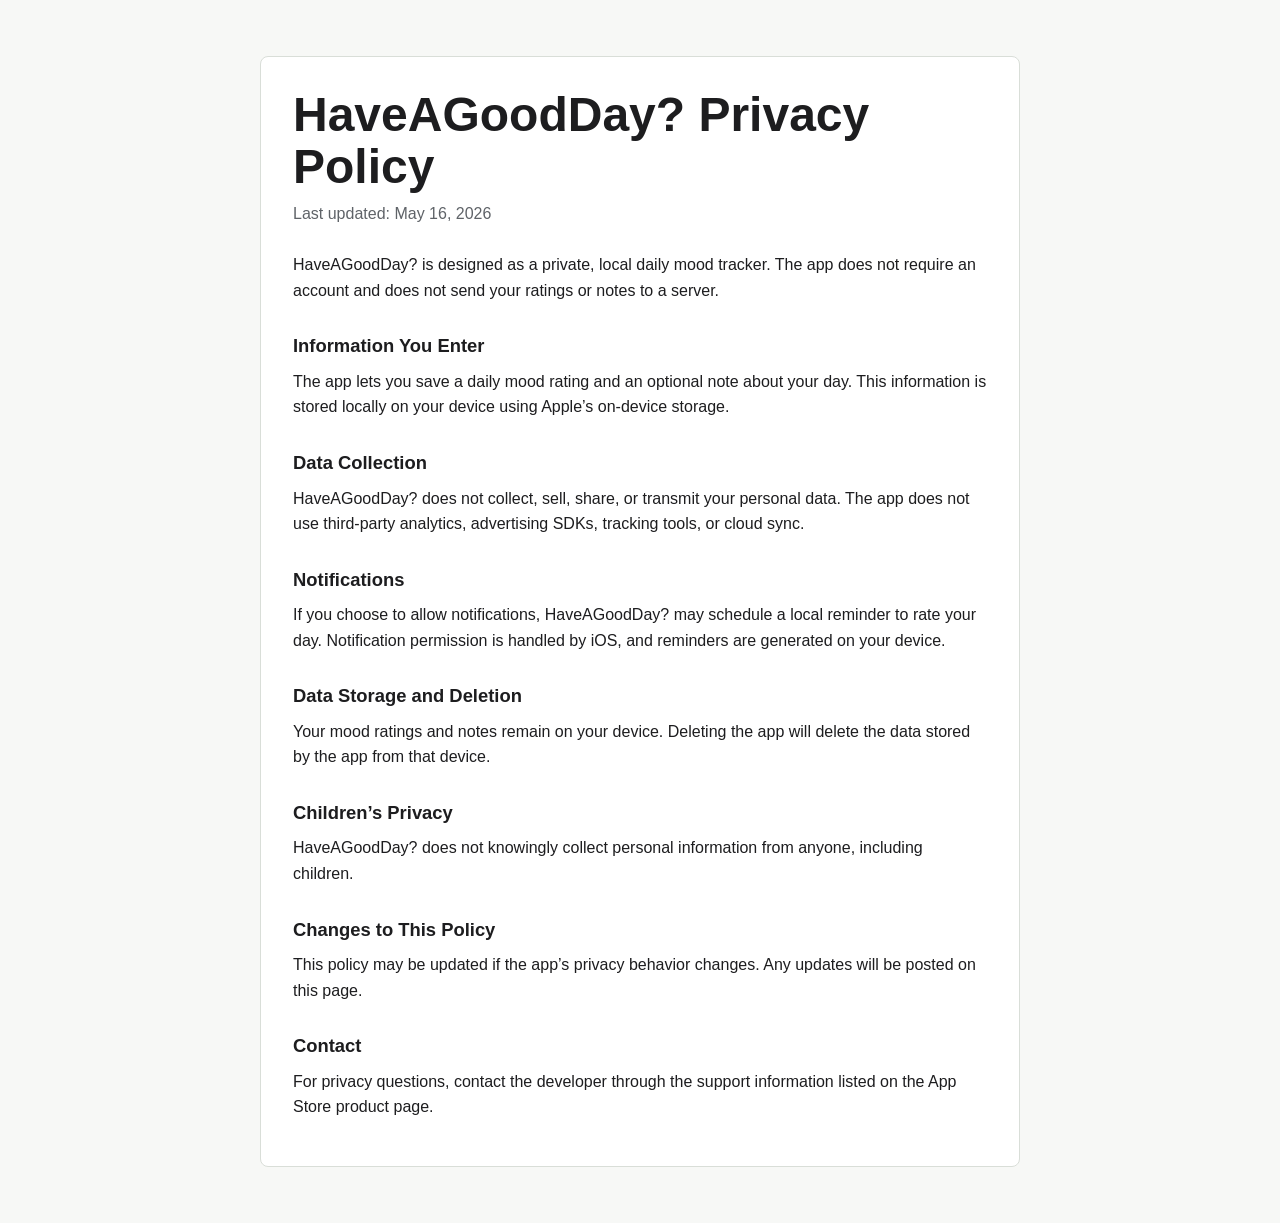
<file: privacy-policy.html>
<!doctype html>
<html lang="en">
<head>
  <meta charset="utf-8">
  <meta name="viewport" content="width=device-width, initial-scale=1">
  <title>HaveAGoodDay? Privacy Policy</title>
  <style>
    :root {
      color-scheme: light dark;
      --accent: #2fad5b;
      --text: #1d1d1f;
      --muted: #5f6368;
      --background: #f7f8f6;
      --surface: #ffffff;
      --border: #d9ded8;
    }

    @media (prefers-color-scheme: dark) {
      :root {
        --text: #f5f5f7;
        --muted: #b7b9bd;
        --background: #101110;
        --surface: #181a18;
        --border: #303530;
      }
    }

    * {
      box-sizing: border-box;
    }

    body {
      margin: 0;
      font-family: -apple-system, BlinkMacSystemFont, "Segoe UI", sans-serif;
      line-height: 1.6;
      color: var(--text);
      background: var(--background);
    }

    main {
      width: min(760px, calc(100% - 32px));
      margin: 0 auto;
      padding: 56px 0;
    }

    article {
      padding: 32px;
      background: var(--surface);
      border: 1px solid var(--border);
      border-radius: 8px;
    }

    h1 {
      margin: 0 0 8px;
      font-size: clamp(2rem, 6vw, 3rem);
      line-height: 1.08;
      letter-spacing: 0;
    }

    h2 {
      margin: 28px 0 8px;
      font-size: 1.15rem;
      letter-spacing: 0;
    }

    p {
      margin: 0 0 14px;
    }

    ul {
      margin: 0 0 14px;
      padding-left: 22px;
    }

    .updated {
      margin-bottom: 26px;
      color: var(--muted);
    }

    a {
      color: var(--accent);
    }
  </style>
</head>
<body>
  <main>
    <article>
      <h1>HaveAGoodDay? Privacy Policy</h1>
      <p class="updated">Last updated: May 16, 2026</p>

      <p>HaveAGoodDay? is designed as a private, local daily mood tracker. The app does not require an account and does not send your ratings or notes to a server.</p>

      <h2>Information You Enter</h2>
      <p>The app lets you save a daily mood rating and an optional note about your day. This information is stored locally on your device using Apple’s on-device storage.</p>

      <h2>Data Collection</h2>
      <p>HaveAGoodDay? does not collect, sell, share, or transmit your personal data. The app does not use third-party analytics, advertising SDKs, tracking tools, or cloud sync.</p>

      <h2>Notifications</h2>
      <p>If you choose to allow notifications, HaveAGoodDay? may schedule a local reminder to rate your day. Notification permission is handled by iOS, and reminders are generated on your device.</p>

      <h2>Data Storage and Deletion</h2>
      <p>Your mood ratings and notes remain on your device. Deleting the app will delete the data stored by the app from that device.</p>

      <h2>Children’s Privacy</h2>
      <p>HaveAGoodDay? does not knowingly collect personal information from anyone, including children.</p>

      <h2>Changes to This Policy</h2>
      <p>This policy may be updated if the app’s privacy behavior changes. Any updates will be posted on this page.</p>

      <h2>Contact</h2>
      <p>For privacy questions, contact the developer through the support information listed on the App Store product page.</p>
    </article>
  </main>
</body>
</html>
</file>
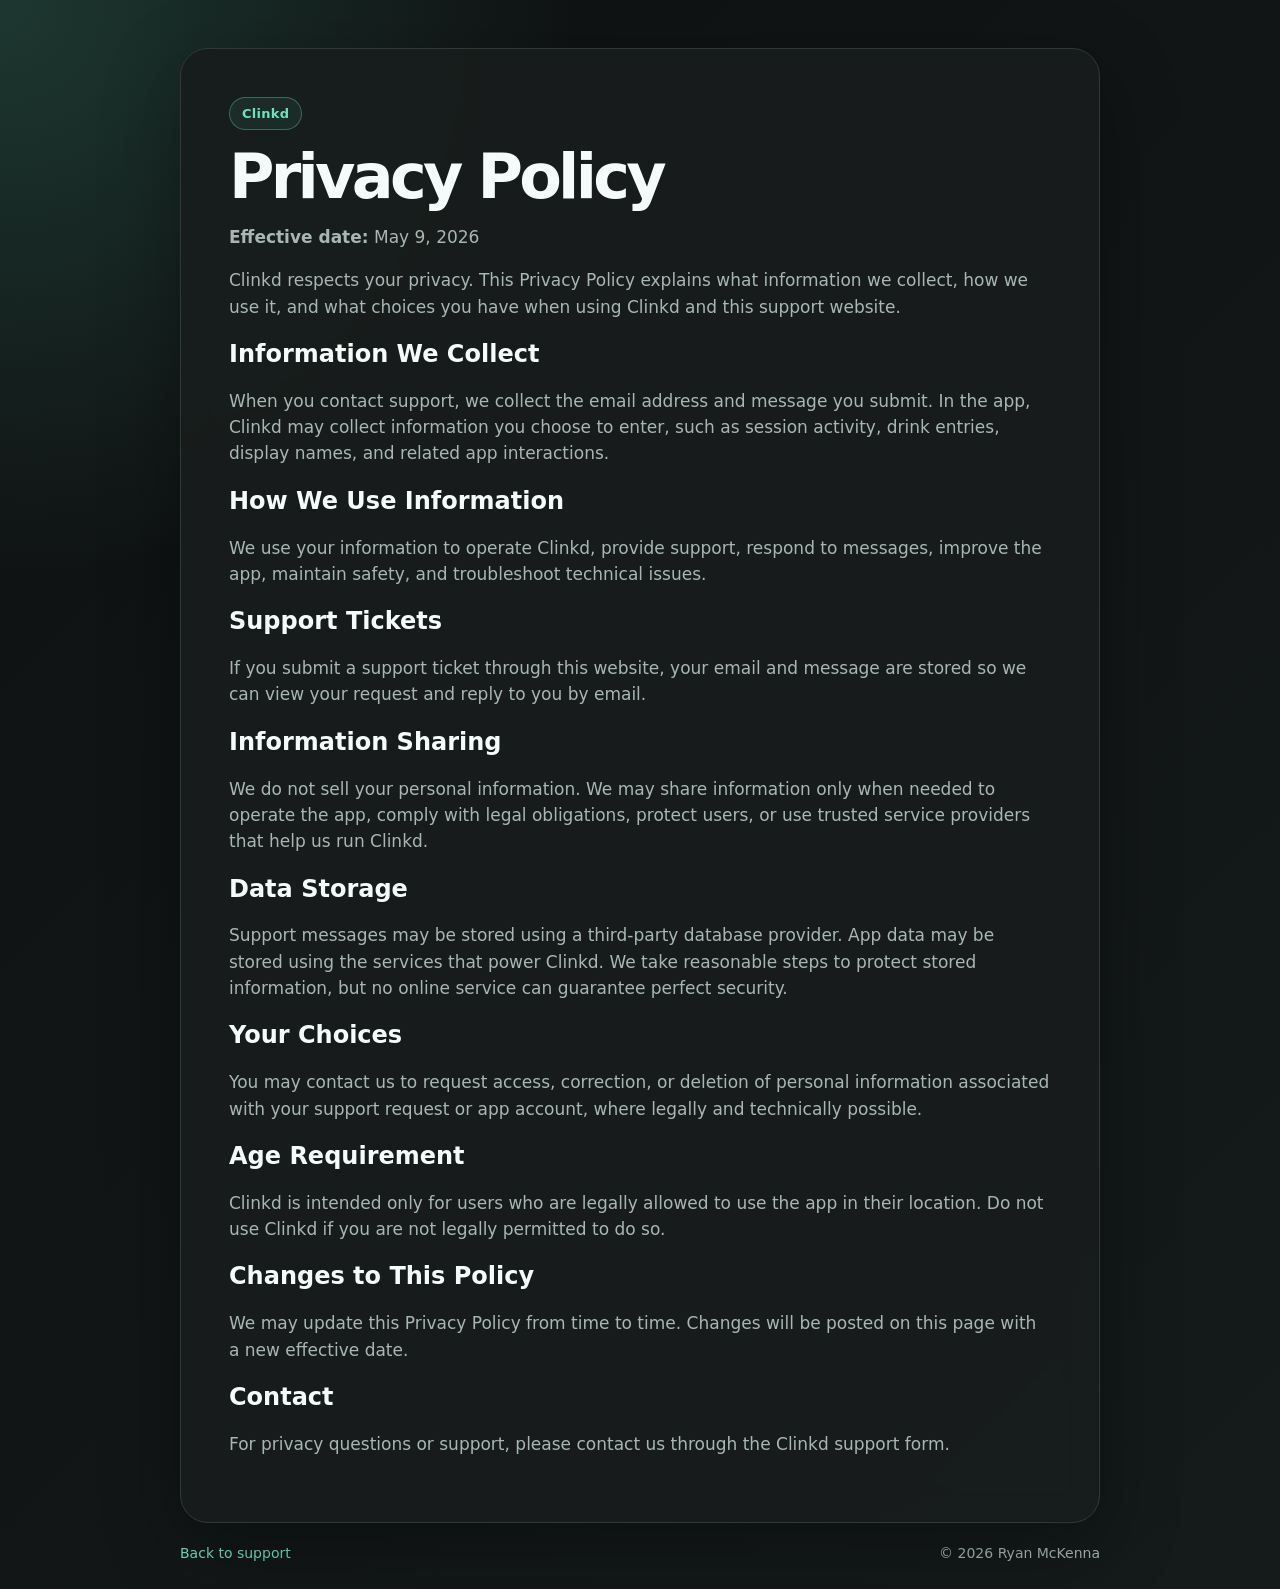
<file: privacy.html>
<!doctype html>
<html lang="en">
<head>
  <meta charset="utf-8">
  <meta name="viewport" content="width=device-width, initial-scale=1">
  <title>Clinkd Privacy Policy</title>
  <meta name="description" content="Privacy Policy for Clinkd.">
  <link rel="stylesheet" href="styles.css">
</head>
<body>
  <main class="page">
    <section class="card">
      <div class="badge">Clinkd</div>
      <h1>Privacy Policy</h1>
      <p><strong>Effective date:</strong> May 9, 2026</p>

      <p>
        Clinkd respects your privacy. This Privacy Policy explains what information we collect,
        how we use it, and what choices you have when using Clinkd and this support website.
      </p>

      <h2>Information We Collect</h2>
      <p>
        When you contact support, we collect the email address and message you submit. In the app,
        Clinkd may collect information you choose to enter, such as session activity, drink entries,
        display names, and related app interactions.
      </p>

      <h2>How We Use Information</h2>
      <p>
        We use your information to operate Clinkd, provide support, respond to messages,
        improve the app, maintain safety, and troubleshoot technical issues.
      </p>

      <h2>Support Tickets</h2>
      <p>
        If you submit a support ticket through this website, your email and message are stored so
        we can view your request and reply to you by email.
      </p>

      <h2>Information Sharing</h2>
      <p>
        We do not sell your personal information. We may share information only when needed to
        operate the app, comply with legal obligations, protect users, or use trusted service
        providers that help us run Clinkd.
      </p>

      <h2>Data Storage</h2>
      <p>
        Support messages may be stored using a third-party database provider. App data may be
        stored using the services that power Clinkd. We take reasonable steps to protect stored
        information, but no online service can guarantee perfect security.
      </p>

      <h2>Your Choices</h2>
      <p>
        You may contact us to request access, correction, or deletion of personal information
        associated with your support request or app account, where legally and technically possible.
      </p>

      <h2>Age Requirement</h2>
      <p>
        Clinkd is intended only for users who are legally allowed to use the app in their location.
        Do not use Clinkd if you are not legally permitted to do so.
      </p>

      <h2>Changes to This Policy</h2>
      <p>
        We may update this Privacy Policy from time to time. Changes will be posted on this page
        with a new effective date.
      </p>

      <h2>Contact</h2>
      <p>
        For privacy questions or support, please contact us through the Clinkd support form.
      </p>
    </section>

    <footer>
      <a href="index.html">Back to support</a>
      <span>© 2026 Ryan McKenna</span>
    </footer>
  </main>
</body>
</html>
</file>
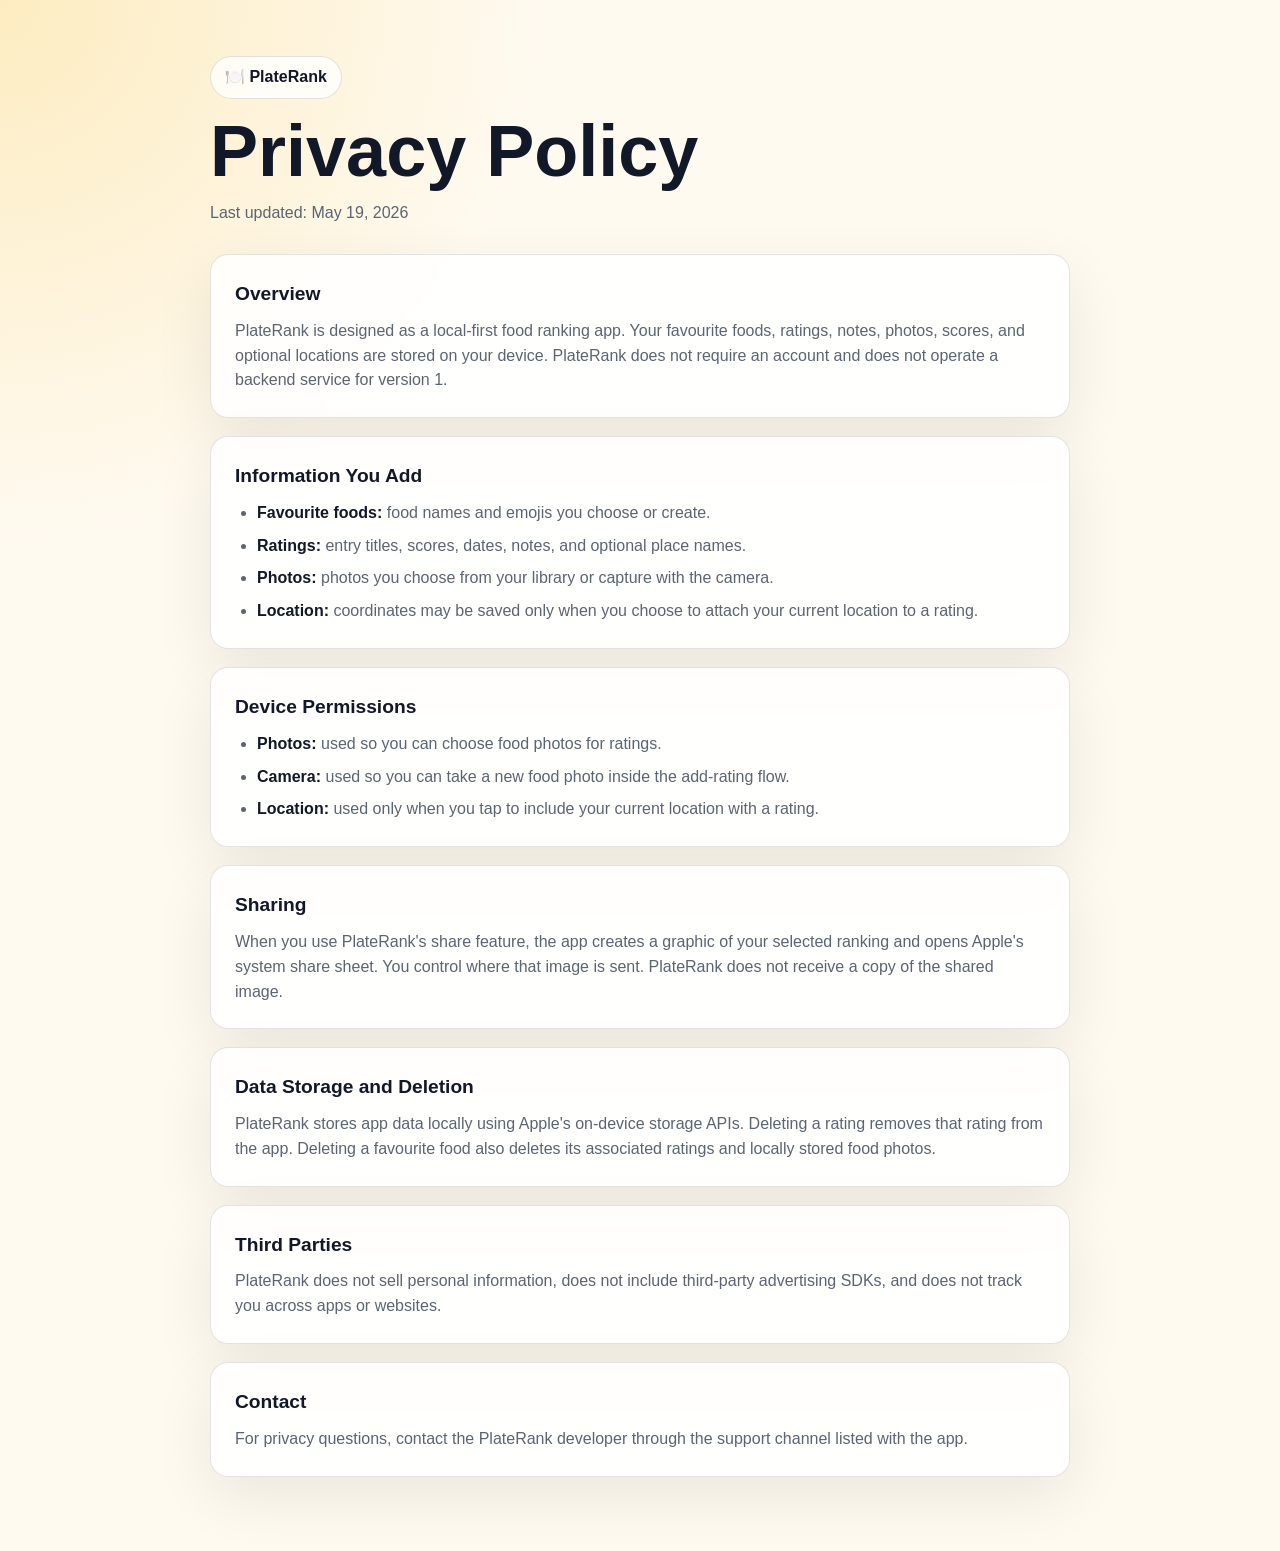
<file: privacyplaterank.html>
<!doctype html>
<html lang="en">
<head>
  <meta charset="utf-8">
  <meta name="viewport" content="width=device-width, initial-scale=1">
  <title>PlateRank Privacy Policy</title>
  <style>
    :root {
      color-scheme: light dark;
      --accent: #f5b400;
      --ink: #111827;
      --muted: #5b6472;
      --paper: #fffaf0;
      --panel: #ffffff;
      --line: rgba(17, 24, 39, 0.12);
    }

    @media (prefers-color-scheme: dark) {
      :root {
        --ink: #f8fafc;
        --muted: #aab3c2;
        --paper: #071224;
        --panel: #101b2d;
        --line: rgba(248, 250, 252, 0.14);
      }
    }

    * {
      box-sizing: border-box;
    }

    body {
      margin: 0;
      font-family: -apple-system, BlinkMacSystemFont, "Segoe UI", sans-serif;
      line-height: 1.55;
      color: var(--ink);
      background:
        radial-gradient(circle at top left, rgba(245, 180, 0, 0.20), transparent 34rem),
        var(--paper);
    }

    main {
      width: min(860px, calc(100% - 32px));
      margin: 0 auto;
      padding: 56px 0;
    }

    header {
      margin-bottom: 28px;
    }

    .brand {
      display: inline-flex;
      align-items: center;
      gap: 10px;
      margin-bottom: 18px;
      padding: 8px 14px;
      border: 1px solid var(--line);
      border-radius: 999px;
      background: color-mix(in srgb, var(--panel) 78%, transparent);
      font-weight: 800;
    }

    h1 {
      margin: 0;
      font-size: clamp(2.2rem, 8vw, 4.5rem);
      line-height: 0.95;
      letter-spacing: 0;
    }

    .updated {
      margin-top: 16px;
      color: var(--muted);
      font-size: 1rem;
    }

    section {
      margin: 18px 0;
      padding: 24px;
      border: 1px solid var(--line);
      border-radius: 18px;
      background: color-mix(in srgb, var(--panel) 86%, transparent);
      box-shadow: 0 20px 60px rgba(0, 0, 0, 0.08);
    }

    h2 {
      margin: 0 0 10px;
      font-size: 1.2rem;
    }

    p, ul {
      margin: 0;
      color: var(--muted);
    }

    ul {
      padding-left: 22px;
    }

    li + li {
      margin-top: 8px;
    }

    strong {
      color: var(--ink);
    }

    a {
      color: var(--accent);
      font-weight: 700;
    }
  </style>
</head>
<body>
  <main>
    <header>
      <div class="brand">🍽️ PlateRank</div>
      <h1>Privacy Policy</h1>
      <p class="updated">Last updated: May 19, 2026</p>
    </header>

    <section>
      <h2>Overview</h2>
      <p>PlateRank is designed as a local-first food ranking app. Your favourite foods, ratings, notes, photos, scores, and optional locations are stored on your device. PlateRank does not require an account and does not operate a backend service for version 1.</p>
    </section>

    <section>
      <h2>Information You Add</h2>
      <ul>
        <li><strong>Favourite foods:</strong> food names and emojis you choose or create.</li>
        <li><strong>Ratings:</strong> entry titles, scores, dates, notes, and optional place names.</li>
        <li><strong>Photos:</strong> photos you choose from your library or capture with the camera.</li>
        <li><strong>Location:</strong> coordinates may be saved only when you choose to attach your current location to a rating.</li>
      </ul>
    </section>

    <section>
      <h2>Device Permissions</h2>
      <ul>
        <li><strong>Photos:</strong> used so you can choose food photos for ratings.</li>
        <li><strong>Camera:</strong> used so you can take a new food photo inside the add-rating flow.</li>
        <li><strong>Location:</strong> used only when you tap to include your current location with a rating.</li>
      </ul>
    </section>

    <section>
      <h2>Sharing</h2>
      <p>When you use PlateRank's share feature, the app creates a graphic of your selected ranking and opens Apple's system share sheet. You control where that image is sent. PlateRank does not receive a copy of the shared image.</p>
    </section>

    <section>
      <h2>Data Storage and Deletion</h2>
      <p>PlateRank stores app data locally using Apple's on-device storage APIs. Deleting a rating removes that rating from the app. Deleting a favourite food also deletes its associated ratings and locally stored food photos.</p>
    </section>

    <section>
      <h2>Third Parties</h2>
      <p>PlateRank does not sell personal information, does not include third-party advertising SDKs, and does not track you across apps or websites.</p>
    </section>

    <section>
      <h2>Contact</h2>
      <p>For privacy questions, contact the PlateRank developer through the support channel listed with the app.</p>
    </section>
  </main>
</body>
</html>
</file>
<file: styles.css>
:root {
  --bg: #101313;
  --card: #181d1d;
  --card-2: #202727;
  --text: #f4fbfa;
  --muted: #a8b7b4;
  --line: #2f3a38;
  --accent: #63e6be;
  --accent-2: #40c9a2;
  --danger: #ff7979;
}

* {
  box-sizing: border-box;
}

body {
  margin: 0;
  min-height: 100vh;
  font-family: Inter, ui-sans-serif, system-ui, -apple-system, BlinkMacSystemFont, "Segoe UI", sans-serif;
  color: var(--text);
  background:
    radial-gradient(circle at top left, rgba(99, 230, 190, 0.18), transparent 36rem),
    linear-gradient(135deg, #0e1111, #151a1a);
}

.page {
  width: min(920px, calc(100% - 32px));
  margin: 0 auto;
  padding: 48px 0 28px;
}

.card {
  background: rgba(24, 29, 29, 0.92);
  border: 1px solid var(--line);
  border-radius: 28px;
  padding: clamp(24px, 4vw, 48px);
  box-shadow: 0 24px 80px rgba(0, 0, 0, 0.32);
  backdrop-filter: blur(16px);
}

.hero {
  max-width: 720px;
  margin: 48px auto 0;
}

.badge {
  display: inline-flex;
  width: fit-content;
  padding: 8px 12px;
  border: 1px solid rgba(99, 230, 190, 0.35);
  border-radius: 999px;
  color: var(--accent);
  background: rgba(99, 230, 190, 0.08);
  font-weight: 700;
  font-size: 13px;
  letter-spacing: 0.02em;
}

h1 {
  margin: 18px 0 10px;
  font-size: clamp(34px, 6vw, 62px);
  line-height: 0.95;
  letter-spacing: -0.06em;
}

p {
  color: var(--muted);
  font-size: 17px;
  line-height: 1.55;
}

.form {
  display: grid;
  gap: 18px;
  margin-top: 28px;
}

label {
  display: grid;
  gap: 8px;
  color: var(--text);
  font-weight: 700;
}

input,
textarea,
select {
  width: 100%;
  border: 1px solid var(--line);
  border-radius: 16px;
  padding: 15px 16px;
  color: var(--text);
  background: #101515;
  font: inherit;
  outline: none;
}

textarea {
  resize: vertical;
}

input:focus,
textarea:focus,
select:focus {
  border-color: var(--accent);
  box-shadow: 0 0 0 4px rgba(99, 230, 190, 0.12);
}

button {
  border: 0;
  border-radius: 16px;
  padding: 15px 18px;
  color: #07110e;
  background: linear-gradient(135deg, var(--accent), var(--accent-2));
  font: inherit;
  font-weight: 800;
  cursor: pointer;
}

button:hover {
  transform: translateY(-1px);
}

button:disabled {
  opacity: 0.55;
  cursor: not-allowed;
  transform: none;
}

button.secondary {
  color: var(--text);
  background: var(--card-2);
  border: 1px solid var(--line);
}

.status {
  min-height: 26px;
  margin: 0;
  font-size: 15px;
}

.status.error {
  color: var(--danger);
}

.status.success {
  color: var(--accent);
}

footer {
  display: flex;
  justify-content: space-between;
  gap: 16px;
  margin-top: 22px;
  color: var(--muted);
  font-size: 14px;
}

a {
  color: var(--accent);
  text-decoration: none;
}

.hidden {
  display: none !important;
}

.admin-top {
  display: flex;
  align-items: flex-start;
  justify-content: space-between;
  gap: 18px;
}

.toolbar {
  display: flex;
  gap: 12px;
  margin: 28px 0 16px;
}

.toolbar button {
  width: auto;
}

.ticket {
  display: grid;
  gap: 14px;
  padding: 18px;
  border: 1px solid var(--line);
  border-radius: 20px;
  background: #111717;
  margin-top: 14px;
}

.ticket-header {
  display: flex;
  justify-content: space-between;
  gap: 14px;
  flex-wrap: wrap;
}

.ticket-email {
  font-weight: 800;
}

.ticket-date,
.ticket-status {
  color: var(--muted);
  font-size: 14px;
}

.ticket-message {
  white-space: pre-wrap;
  color: var(--text);
  line-height: 1.5;
}

.ticket-actions {
  display: flex;
  gap: 10px;
  flex-wrap: wrap;
}

.ticket-actions a,
.ticket-actions button {
  display: inline-flex;
  align-items: center;
  justify-content: center;
  width: auto;
  min-height: 42px;
  padding: 10px 14px;
  border-radius: 13px;
  font-size: 14px;
  font-weight: 800;
}

.ticket-actions a {
  color: #07110e;
  background: linear-gradient(135deg, var(--accent), var(--accent-2));
}

@media (max-width: 640px) {
  .page {
    padding-top: 18px;
  }

  .hero {
    margin-top: 12px;
  }

  .admin-top,
  footer {
    flex-direction: column;
  }
}
</file>
